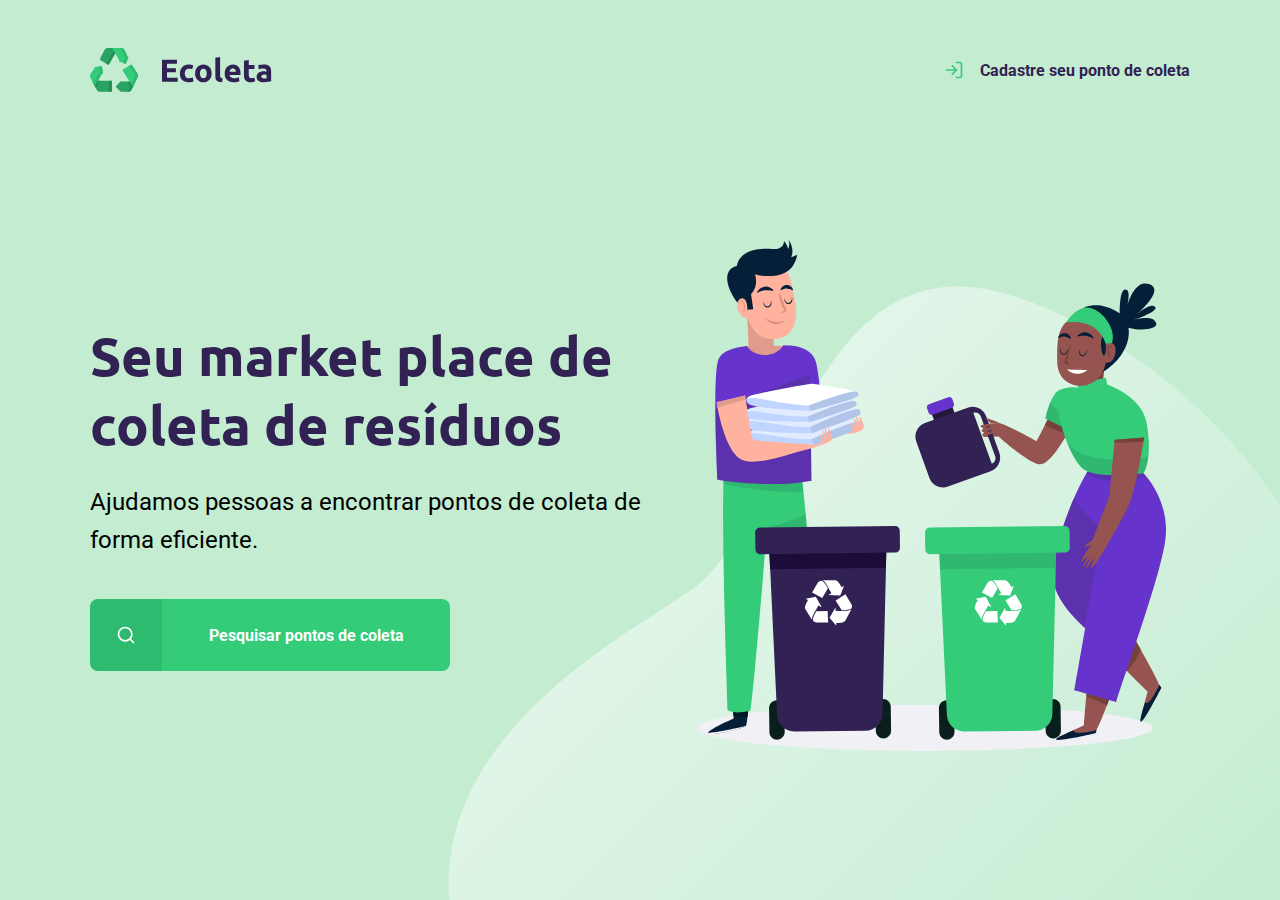
<file: source/index.html>
<!DOCTYPE html>
<html lang="pt_br"> <!--Altera a língua do site-->

<head>
    <meta charset="UTF-8">
    <meta name="viewport" content="width=device-width, initial-scale=1.0">
    
    <title>Ecoleta</title><!--Nome da Página-->

    <link href="https://fonts.googleapis.com/css2?family=Roboto&family=Ubuntu:wght@700&display=swap" rel="stylesheet"><!--Referência às fontes-->

    <link rel="stylesheet" href="/source/styles/main.css"><!--Link com arquivo CSS-->
    <link rel="stylesheet" href="/source/styles/home.css">
    <link rel="stylesheet" href="/source/styles/responsive.css">

</head>

<body> <!--É o corpo da página-->

    <div id="page-home">

        <div class= "content">

            <header><!--Topo da página-->
                <img src="../source/assets/logo.svg" alt="Logomarca">
                
                <a href="#"><span></span>Cadastre seu ponto de coleta</a><!--"a" cria um link, "href" é o link. Span é ícone ao lado do link-->
            </header>

            <main><!--Conteúdo principal da página-->
                
                <h1>Seu market place de coleta de resíduos</h1><!--"h1" e outros hs mini headers-->
        
                <p>Ajudamos pessoas a encontrar pontos de coleta de forma eficiente.</p><!--"p" para parágrafo-->
            
                <a href="#"><span></span><strong>Pesquisar pontos de coleta</strong></a>

            </main>
    
            
    
        </div>

    </div>

</body>
</html>
</file>
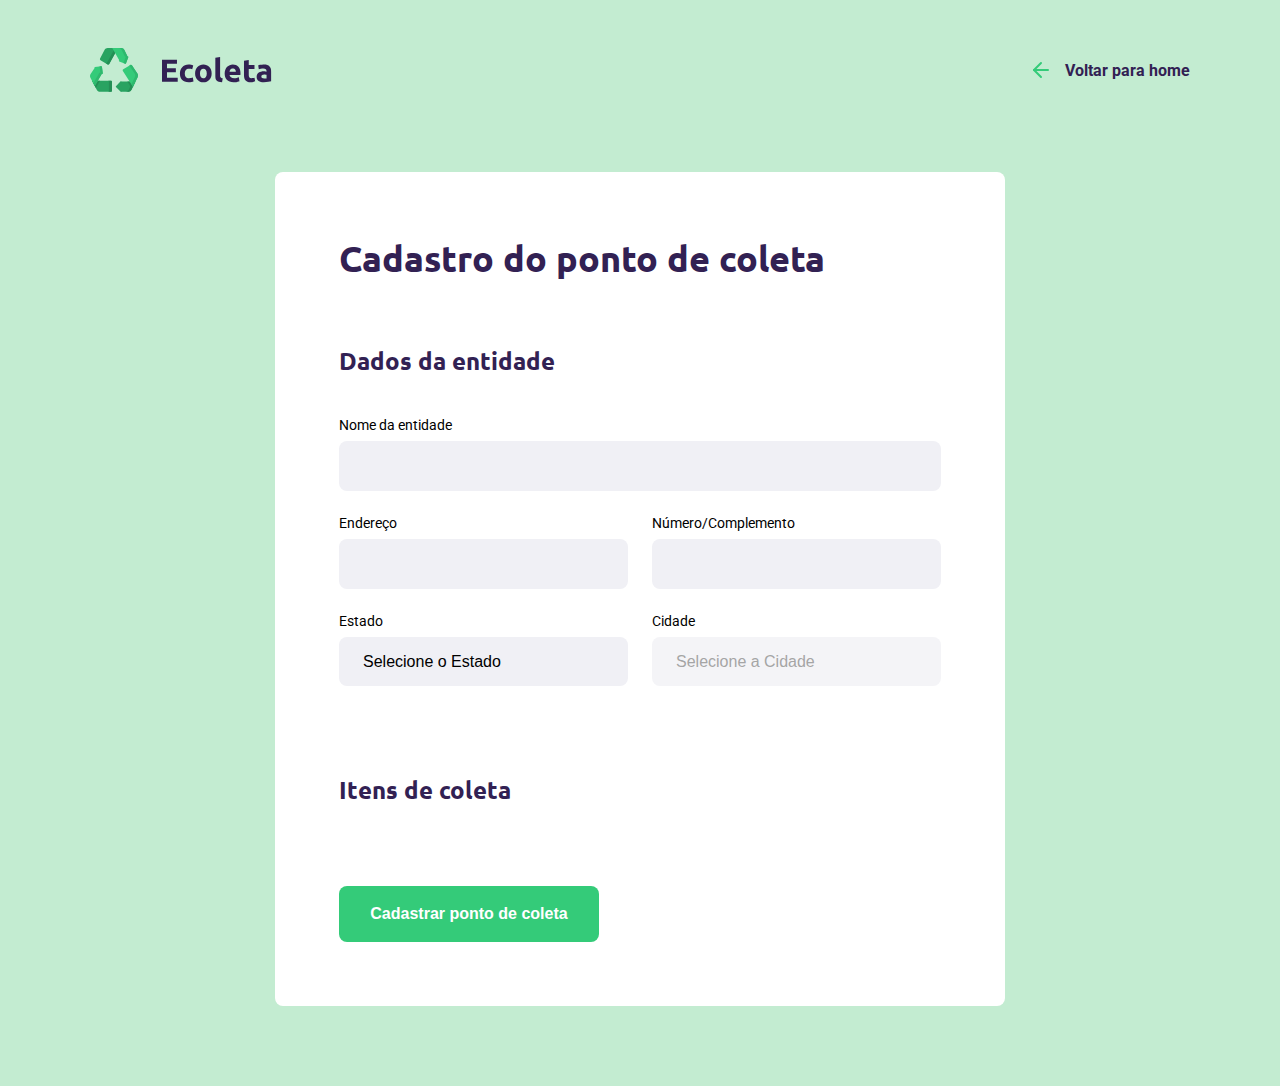
<file: source/create-point.html>
<!DOCTYPE html>
<html lang="pt_br"> <!--Altera a língua do site-->

<head>
    <meta charset="UTF-8">
    <meta name="viewport" content="width=device-width, initial-scale=1.0">
    
    <title>Ecoleta</title><!--Nome da Página-->

    <link href="https://fonts.googleapis.com/css2?family=Roboto&family=Ubuntu:wght@700&display=swap" rel="stylesheet"><!--Referência às fontes-->
    
    <!--Links com arquivos CSS-->
    <link rel="stylesheet" href="/source/styles/main.css">
    <link rel="stylesheet" href="/source/styles/create-point.css">
    <link rel="stylesheet" href="/source/styles/responsive.css">

</head>

<body> <!--É o corpo da página-->

    <div id="page-create-point">

            <header><!--Topo da página-->
                <img src="../source/assets/logo.svg" alt="Logomarca">
                
                <a href="#"><span></span>Voltar para home</a><!--"a" cria um link, "href" é o link. Span é ícone ao lado do link-->
            </header>

            <!--Formulário de preenchimento-->
            <form action="">

                <h1>Cadastro do ponto de coleta</h1>

                <fieldset><!--Sentido semântico, coleção de campos-->
                    <legend>
                        <h2>Dados da entidade</h2>
                    </legend>
                    
                    <div class="field"><!-- .field para iniciar uma div com a classe field -->
                        <label for="name">Nome da entidade</label>
                        <input type="text" name="name">
                    </div>
                    
                    <div class="field-group"> <!-- .field-group para iniciar uma div com a classe field -->
                        <div class="field"> <!-- .field * 2 para iniciar duas div classe field -->
                            <label for="address">Endereço</label>
                            <input type="text" name = "address"> 
                        </div>
                        <div class="field">
                            <label for="address2">Número/Complemento</label> <!--Para indicar caixa para inserir informação-->
                            <input type="text" name = "address2"> <!--Caixa de entrada para o usuário do site inserir informações solicitadas-->
                        </div>
                    </div>

                    <div class="field-group">
                        <div class="field">
                            <label for="state">Estado</label>
                            <select name="uf"> <!-- caixa de seleção, dentro dela são colocadas as opções-->
                                <option value="">Selecione o Estado</option> <!-- Adicionar opção na caixa de seleção, o primeiro(sem valor) indicará a default)-->                                   
                            </select>
                            <input type="hidden" name="state">
                        </div>
                        <div class="field">
                            <label for="city">Cidade</label>
                            <select name="city" disabled> <!-- disable , desabilita a caixa de seleção -->
                                <option value="">Selecione a Cidade</option>
                            </select>
                        </div>
                    </div>

                </fieldset>
                
                <fieldset>
                    <legend>
                        <h2>Itens de coleta</h2>
                    </legend>
                </fieldset>
                
                <button type = "submit">Cadastrar ponto de coleta</button> <!-- botão do tipo submit envia formulário -->
            </form>

    </div>
    <script src="/source/scripts/create-point.js"></script>
</body>
</html>
</file>
<file: source/styles/main.css>
/* :root - Pseudo-class util para declarar variáveis globais */
:root {
    --title-color: #322153;
    --primary-color: #34cb79;
}

/* CSS * Selector - Seleciona todos os elementos da página
                  - Também pode ser utilizado para selecionar todos os elemntos dentro de outro elemento:
                    div *{
                        background-color: yellow;
                    }
*/
*{
    margin: 0;
    padding: 0;
    box-sizing: border-box; /* border-box a borda se ajusta ao tamanho da caixa sem aumenta-la */
}

html{
    font-family: 'Roboto', sans-serif;/* Especifica a fonte para html */
}

body{
    background: #c3ecd1; /* Cor de fundo do body(corpo da página) */
    -webkit-font-smoothing: antialiased; /* -webkit - Motor de renderização com funções específicas para cada navegador */
}

a{
    text-decoration: none;
}

h1, h2, h3, h4, h5, h6{
    font-family: 'Ubuntu', sans-serif;
    color: var(--title-color)
}
</file>
<file: source/styles/home.css>
#page-home{ /* # usado para se referir a ID específico */
    height: 100vh;
    background: url("../assets/home-background.svg") no-repeat;
    background-position: 35vw bottom;
}

#page-home .content{ /* . utilizado para se referir a classe específica */
    width: 90%;
    max-width: 1100px;
    height: 100%;  
    margin: 0 auto;
    display: flex; /* Como os elementos serão exibidos na tela */
    flex-direction: column;
}

#page-home header{
    margin-top: 48px;

    display: flex; 
    align-items: center;
    justify-content: space-between;
}

#page-home header a{
    display: flex;
    color: var(--title-color);
    font-weight: 700;
    align-items: center;
}


#page-home header a span{
    margin-right: 16px;
    background-image: url("../assets/log-in.svg");
    width: 20px;
    height: 20px;
}

#page-home main{
    max-width: 560px; 
    height: 600px;
    flex: 1;
    display: flex;
    flex-direction: column; /* Determina como o display flex vai se alinhar */
    justify-content: center;
}

#page-home main h1{
    font-size: 54px;
}

#page-home main p{
    font-size: 24px;
    line-height: 38px;
    margin-top: 24px;
}

#page-home main a{
    width: 100%;
    max-width: 360px;
    height: 72px;
    border-radius: 8px;
    display: flex;
    align-items: center;
    margin-top: 40px;
    background-color: var(--primary-color);
    transition: 300ms; /* tempo de transição para o hover */
}

#page-home main a:hover{ /* :hover caracteriza quando o mouse passa em cima */
    background-color: #2fb86e;
}

#page-home main a span{
    width: 72px;
    height: 72px;
    border-top-left-radius: 8px;
    border-bottom-left-radius: 8px;
    background-color: rgba(0, 0, 0, 0.08);
    display: flex;
    align-items: center;
    justify-content: center;
}

#page-home main a span::after{ /* ::after - seletor que insere algo depois de todo conteúdo de cada elemento selecionado
                                  ::before - usado para inserir conteúdo antes */
    content: "";
    background-image: url(../assets/search.svg); /* faz referência à imagem, dica: usar "../" para encontrar paths de arquivos */
    width: 20px;
    height: 20px;

}

#page-home main a strong{
    flex: 1;
    color: white;
    text-align: center;
}
</file>
<file: source/styles/responsive.css>
@media(max-width: 900px){ /* Responsividade, página se ajustando ao tamanho da tela */
    #page-home {
        background-position-x: 70vw;
    }

    #page-home .content{
        align-items: center;
        text-align: center;
    }

    #page-home header a{
        position: absolute;
        bottom: 48px;

        left: 50%;
        transform: translateX(-50%);
    }

    #page-home main {
        align-items: center;
    }

}

@media(min-width:1700px){
    #page-home{
        background-position-x: 40vw;
    }

}

@media(max-height: 760px){
    #page-home{
        background-position-y: 400px;
    }
}
</file>
<file: source/styles/create-point.css>
#page-create-point{
    width: 90%;
    max-width: 1100px;
    margin: 0 auto; /* Padrão alinhamento de caixa no meio da tela (pelo lado de fora) */
}

#page-create-point header{
    margin-top: 48px;
    display: flex;
    align-items: center;
    justify-content: space-between;
}

#page-create-point header a{
    display: flex;
    color: var(--title-color);
    font-weight: bold;
    align-items: center;
}

#page-create-point header a span{
    margin-right: 16px;
    background-image: url("../assets/arrow-left.svg");
    width: 20px;
    height: 24px;
}

form{
    background-color: white;
    margin: 80px auto;
    padding: 64px; /* Preenchimento lateral (borda) */
    border-radius: 8px; /* Arredonda pontas da caixa */
    max-width: 730px;
}

form h1{
    font-size: 36px;
}

form fieldset{
    margin-top: 64px;
    border: 0;
}

form legend{
    margin-bottom: 40px;
}

form legend h2{
    font-size: 24px;
}

form .field{
    flex: 1;
    display: flex;
    flex-direction: column;
    margin-bottom: 24px;
}

form .field-group{
    display: flex;
}

form input,
form select{
    background-color: #f0f0f5;
    border: 0;
    padding: 16px 24px;
    font-size: 16px;
    border-radius: 8px;
}

form select{
    -webkit-appearance: none;
    -moz-appearance: none;
    appearance: none;
}

form label{
    font-size: 14px;
    margin-bottom: 8px;
}

form .field-group .field + .field{
    margin-left: 24px;
}

form button{
    width: 260px;
    height: 56px;
    background-color: var(--primary-color);
    border-radius: 8px;
    color: white;
    font-weight: bold;
    font-size: 16px;
    border: 0;
    margin-top: 40px;
    transition: 300ms;
}

form button:hover{
    background-color: #2fb86e;
}
</file>
